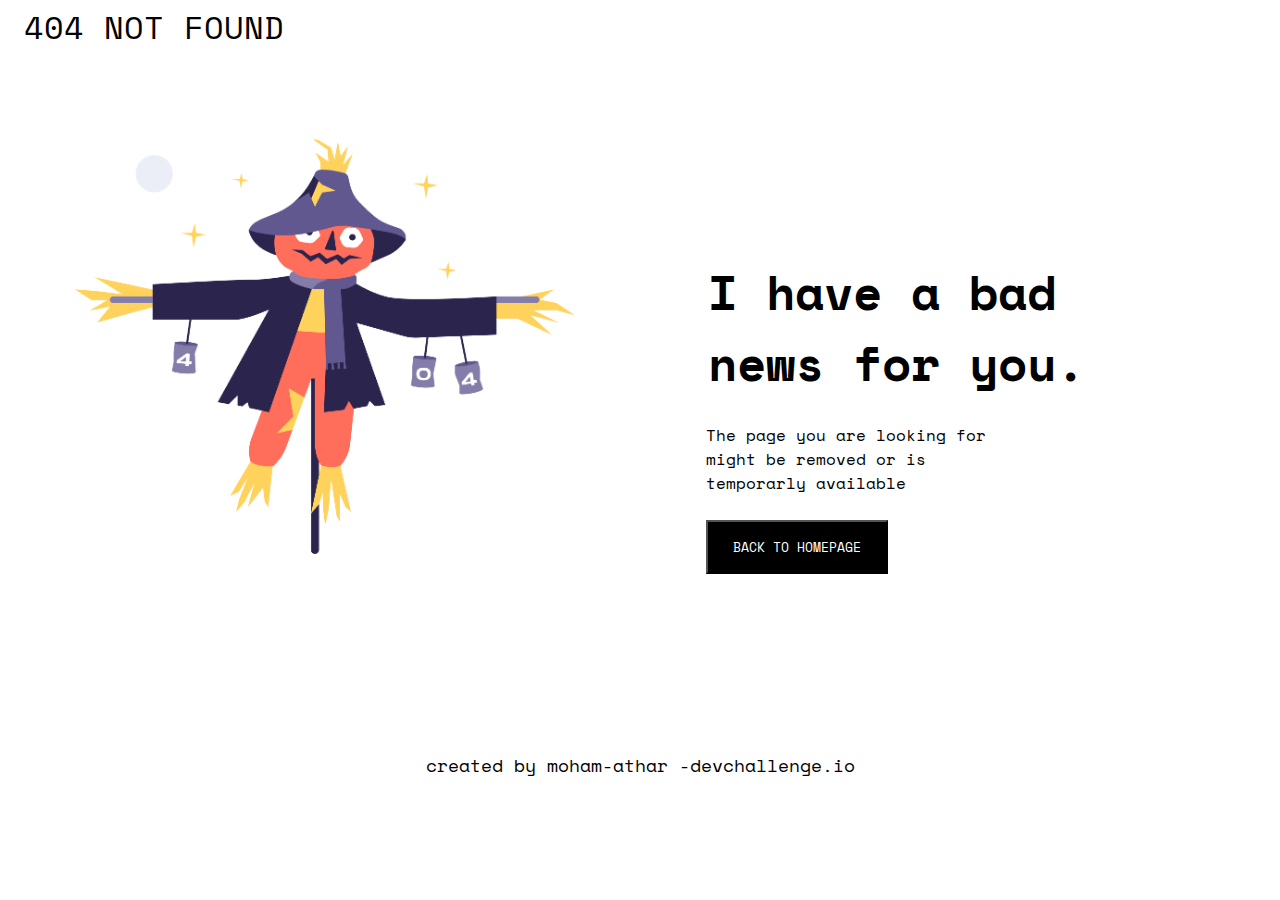
<file: error-404/index.html>
<!DOCTYPE html>
<html lang="en">
<head>
  <meta charset="UTF-8">
  <meta http-equiv="X-UA-Compatible" content="IE=edge">
  <meta name="viewport" content="width=device-width, initial-scale=1.0">
  <title>404</title>
  <link rel="stylesheet" href="styles.css">
</head>
<body>
  <header>404 NOT FOUND</header>
  <main id="#main">
    <div class="img-cont">
      <img src="Scarecrow.png" alt="Scarecrow">
    </div>
    <div class="text-cont">
      <h1>I have a bad news for you.</h1>
      <p>The page you are looking for might be removed or is temporarly available</p>
      <button>BACK TO HOMEPAGE</button>
    </div>
  </main>
  <footer>
    <p>created by moham-athar -devchallenge.io</p>
  </footer>
  </body>
</html>
</file>
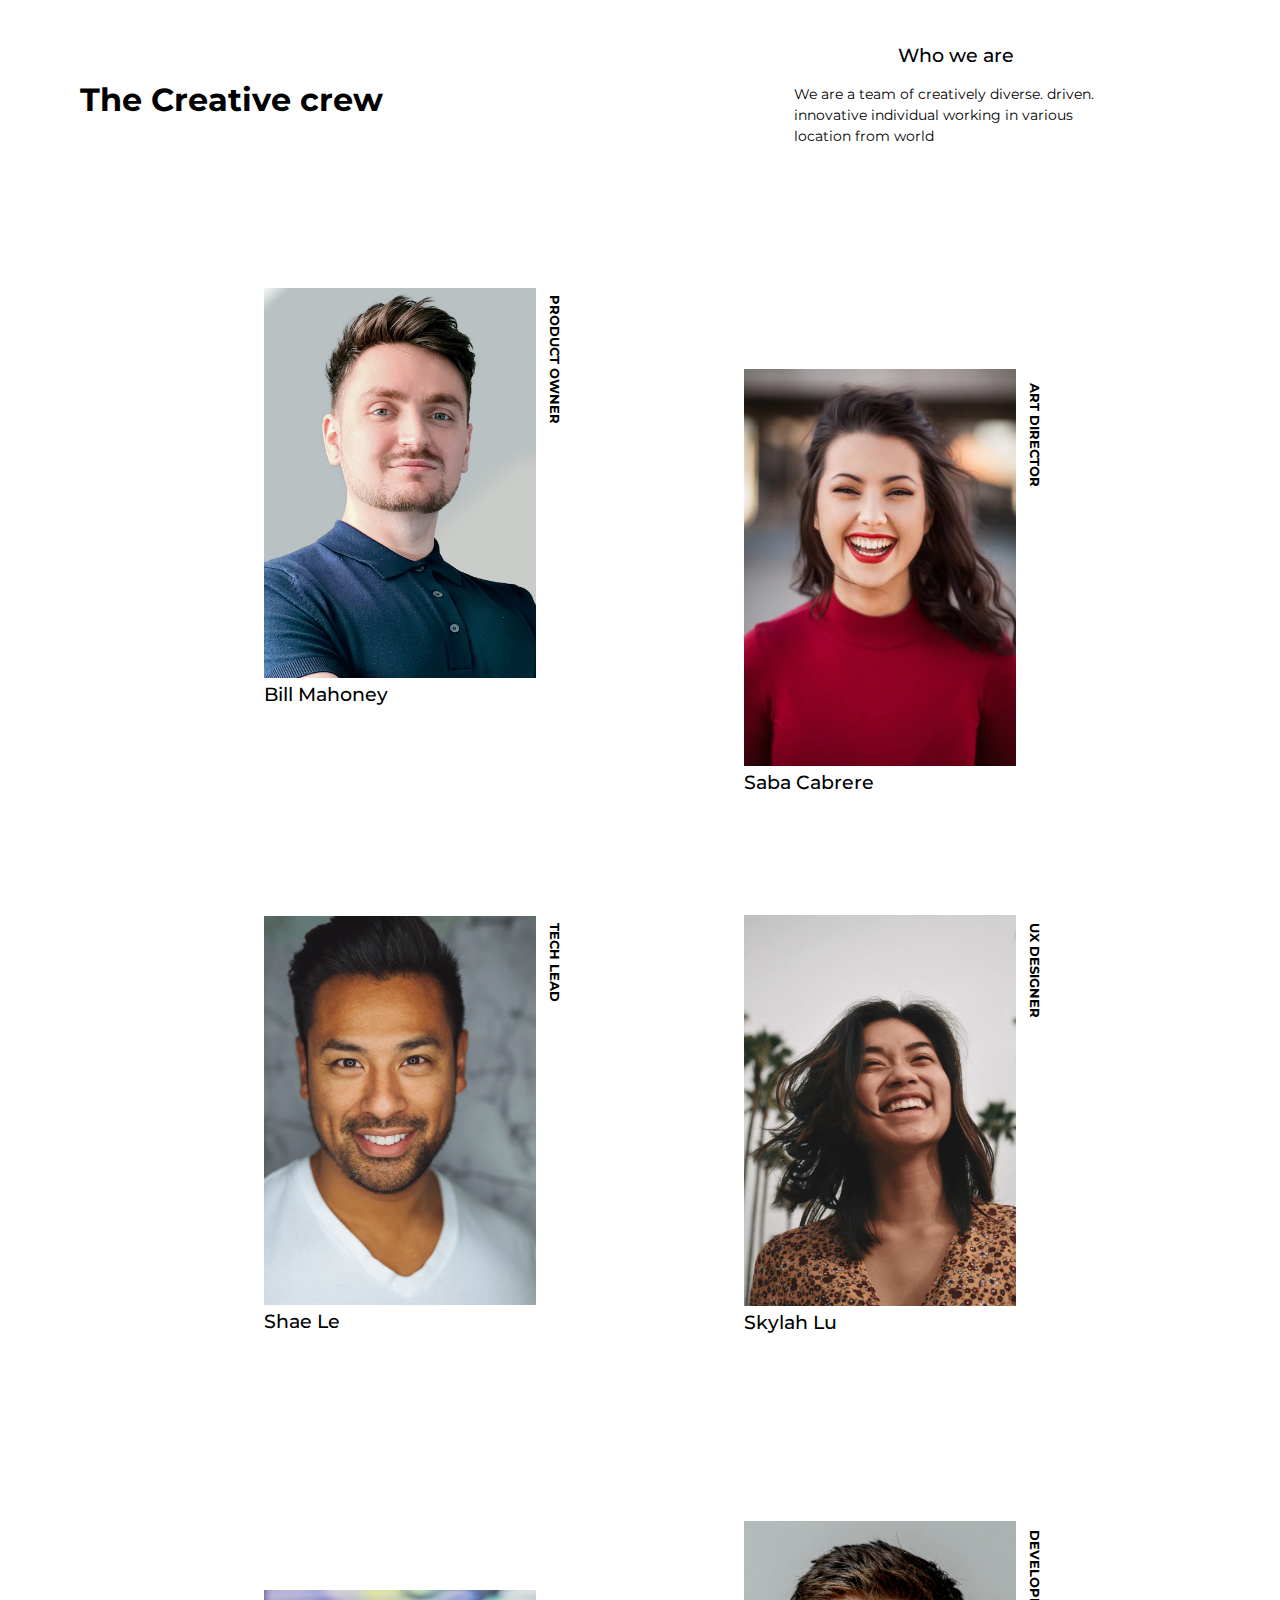
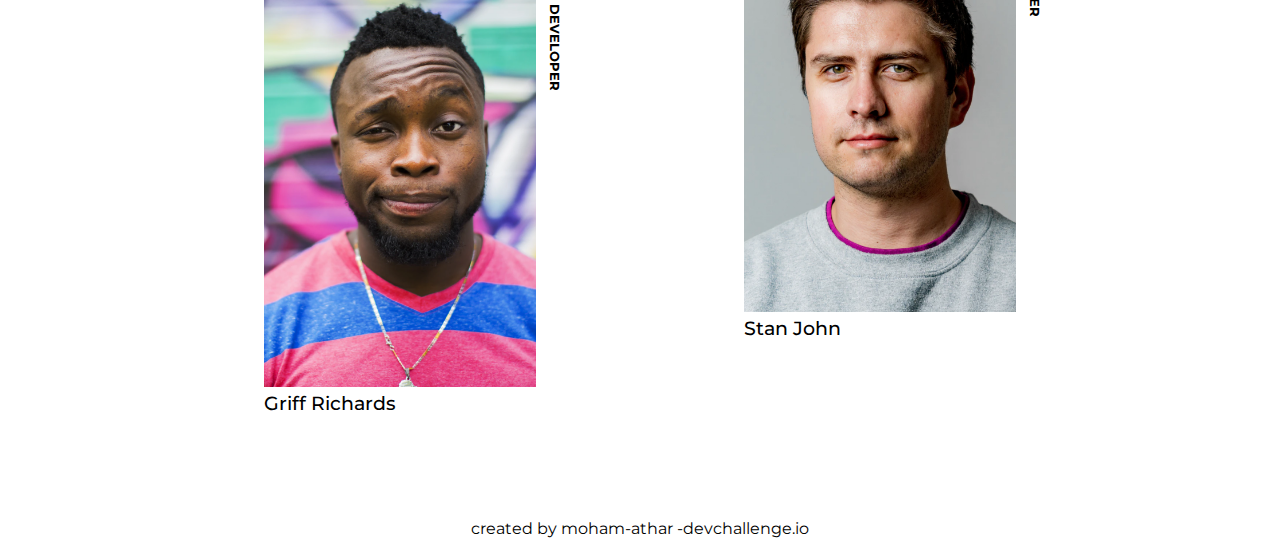
<file: my-team-page-master/index.html>
<!DOCTYPE html>
<html lang="en">
<head>
  <meta charset="UTF-8">
  <meta http-equiv="X-UA-Compatible" content="IE=edge">
  <meta name="viewport" content="width=device-width, initial-scale=1.0">
  <link rel="stylesheet" href="styles.css">
  <title>Team Page</title>
</head>
<body>
  <header>
    <div class="header">
      <h1>The Creative crew</h1>
    </div>
    <div class="info-sec">
      <h2>Who we are</h2>
      <p>We are a team of creatively diverse. driven.
        innovative individual working in various 
        location from world
      </p>
    </div>
  </header>
  <main>
    <div class="img-cont cont-1">
      <img src="images/photo1.png" alt="">
      <h2>Bill Mahoney</h2>
      <h3>Product Owner</h3>
    </div>
    <div class="img-cont cont-2">
      <img src="images/photo2.png" alt="">
      <h2>Saba Cabrere</h2>
      <h3>Art Director</h3>
    </div>
    <div class="img-cont cont-3">
      <img src="images/photo3.png" alt="Shae Le">
      <h2>Shae Le</h2>
      <h3>Tech lead</h3>
    </div>
    <div class="img-cont cont-4">
      <img src="images/photo4.png" alt="">
      <h2>Skylah Lu</h2>
      <h3>UX Designer</h3>
    </div>
    <div class="img-cont cont-5">
      <img src="images/photo5.png" alt="">
      <h2>Griff Richards</h2>
      <h3>Developer</h3>
    </div>
    <div class="img-cont cont-6">
      <img src="images/photo6.png" alt="">
      <h2>Stan John</h2>
      <h3>Developer</h3>
    </div>
  </main>
  <footer>
    <p>created by moham-athar -devchallenge.io</p>
  </footer>
</body>
</html>
</file>
<file: error-404/styles.css>
@import url('https://fonts.googleapis.com/css2?family=Space+Mono:wght@400;70;0&display=swap');

html,
body{
    max-height: 100%;
    padding: 0;
    margin: 0;
    box-sizing: border-box;
    font-family:  'Space Mono', monospace;
}

header{
    font-size: 2rem;
    font-weight: 500;
    margin: 0.2rem 1.5rem;
}

footer{
    max-width: 100%;
    text-align: center;
    font-size: 1.10rem;
}

.img-cont{
    max-width: 50%;
    margin: 50px;
}

img{
    max-width: 500px;
    margin: 35px 25px;
}

main{
    display: flex;
    flex-direction: row;
    gap: 56px;
    overflow-wrap: break-word;
    margin-bottom: -40px;
}

.text-cont{
    margin: 200px 0;
}

div .text-cont{
    inline-size: 250px;
    overflow-wrap: break-word;
}

h1{
    font-size: 3rem;
    width: 10em;
    margin: 2px;
}

div p{
    width: 19em;
    margin: 25px 0;
    font-weight: 150;
}

button{
   font-family: inherit;
   background-color: black;
   color: white;
   padding: 15px 25px;
}

@media (max-width: 730px){

    main{
        display: flex;
        flex-direction: column;
        gap: 0;
    }

    .text-cont{
        display: flex;
        flex-direction: column;
        align-items: flex-start;
        justify-content: center;
        flex-wrap: wrap;
        padding: 3em 2em;
        margin: 0;
    }

    .img-cont{
        position: relative;
        bottom: 25px;
        height: 250px;
        margin: 0;

    }

    img{
        height: 250px;
    }

    h1{
        font-size: 1.5rem;
    }

    footer{
    margin-top: 7em;
    }
}
</file>
<file: my-team-page-master/styles.css>
@import url('https://fonts.googleapis.com/css2?family=Montserrat:wght@200;300;500&family=Poppins:wght@200&family=Roboto:wght@300&display=swap');

*{
    margin: 0;
    padding: 0;
    box-sizing: border-box;
}

html,
body{
    font-family: 'Montserrat', sans-serif;
    height: 100%;
    
}

h2{
    font-size: 1.2rem;
}

h3{
    font-size: 0.8rem;
    text-transform: uppercase;
    writing-mode: vertical-rl;
    position: relative;
    left: 387px;
    bottom: 428px;
}

header{
    display: flex;
    gap: 18rem;
    min-height: 25%;
}

div h1 {
    padding: 2.5em;
    font-weight: bolder;
}

.info-sec{
    padding: 2.7em;
}

div h2{
    margin-bottom: 0.9em;
    font-weight: 500;
}

div p {
    font-size: 0.9rem;
    font-weight: 400;
    line-height: 1.3rem;
    width: 20rem;
}

main{
   display: flex;
   flex-wrap: wrap;
   flex-direction: row;
   align-items: center;
   justify-content: center;
   
}

img{
    max-width: 17rem;
}

main div img, h2{
    margin: 0  6.5rem;
}



div .img-cont{
   min-height: 22rem;
}

.cont-2{
    margin-top: 9rem;
}

.cont-3{
    margin-bottom: 1rem;
}

.cont-5{
    margin-top: 9rem;
}

footer{
    text-align: center;
}

/*mobile breakpoint*/

@media(max-width:440px){

.img-cont{
    margin: 0;
    padding: 0;
}

header{
    display: flex;
    flex-direction: column;
    gap: 0;
}

div h1{
    margin-top: -3rem;
    margin-bottom: -3.8rem;
    text-align: start;
    padding-left: 1rem;
}

header div h2,
header div p{
  padding: 0;
  margin-left: -1rem;
}

img{
    max-width: 9rem;
}

main{
    display: grid;
    grid-template-columns: repeat(auto-fill, minmax(140px, 1fr));
    justify-items: center;
    margin-bottom: 25rem;   
    gap: 0;
    margin-bottom: 5rem;
}


h2
{
    font-size: 1rem;
    font-weight: 400;
}

h3{
    font-size: 0.5rem;
    position: relative;
    left: 16rem;
    top: -15rem;
}
.cont-2{
    margin-top: 4.5rem;
}
.cont-4{
    margin-top: 4.5rem;
}
.cont-6{
    margin-top: 4.5rem;
}
}
</file>
